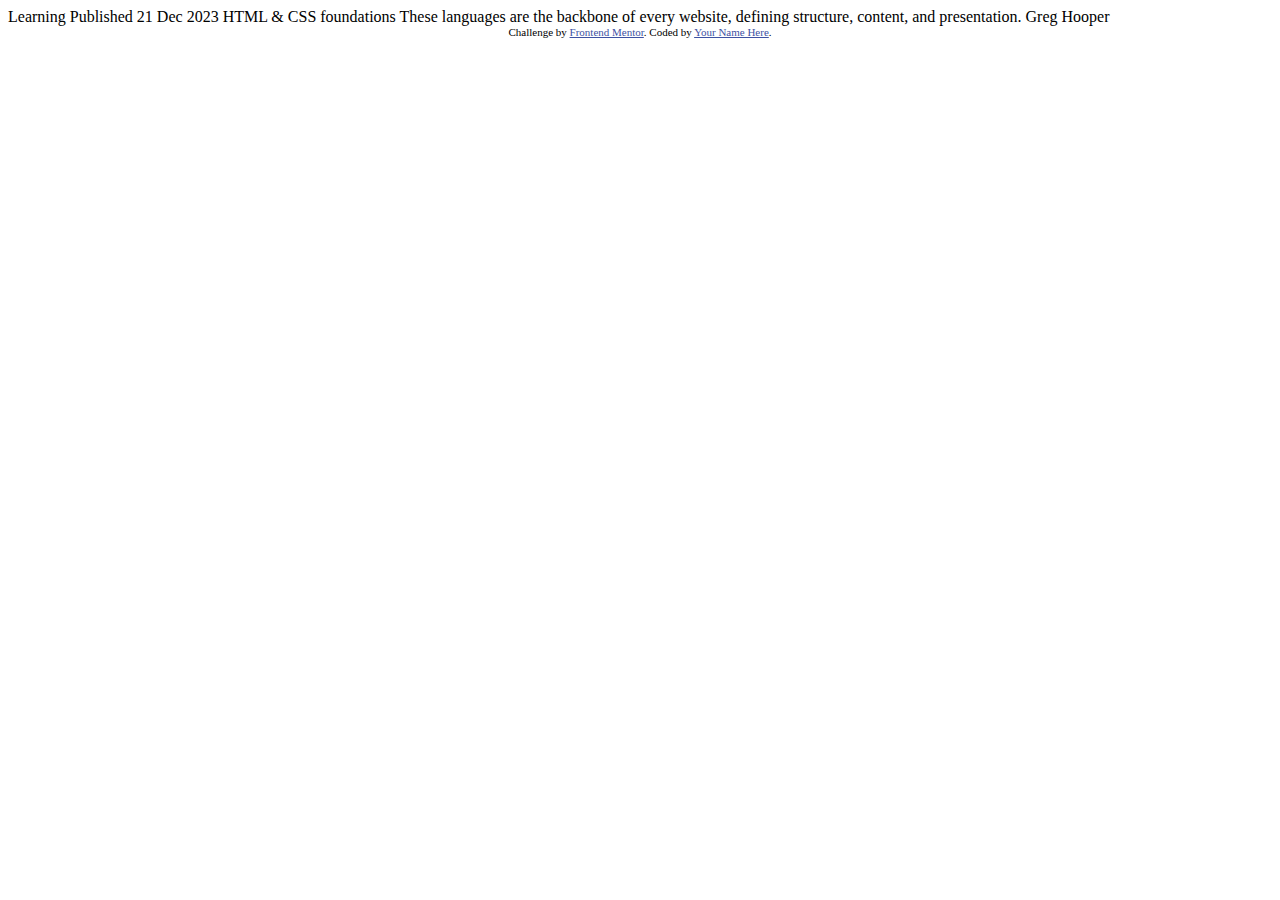
<file: blog-preview-card/index.html>
<!DOCTYPE html>
<html lang="en">
<head>
  <meta charset="UTF-8">
  <meta name="viewport" content="width=device-width, initial-scale=1.0"> <!-- displays site properly based on user's device -->

  <link rel="icon" type="image/png" sizes="32x32" href="./assets/images/favicon-32x32.png">
  
  <title>Frontend Mentor | Blog preview card</title>

  <!-- Feel free to remove these styles or customise in your own stylesheet 👍 -->
  <style>
    .attribution { font-size: 11px; text-align: center; }
    .attribution a { color: hsl(228, 45%, 44%); }
  </style>
</head>
<body>

  Learning

  Published 21 Dec 2023

  HTML & CSS foundations

  These languages are the backbone of every website, defining structure, content, and presentation.

  Greg Hooper
  
  <div class="attribution">
    Challenge by <a href="https://www.frontendmentor.io?ref=challenge" target="_blank">Frontend Mentor</a>. 
    Coded by <a href="#">Your Name Here</a>.
  </div>
</body>
</html>
</file>
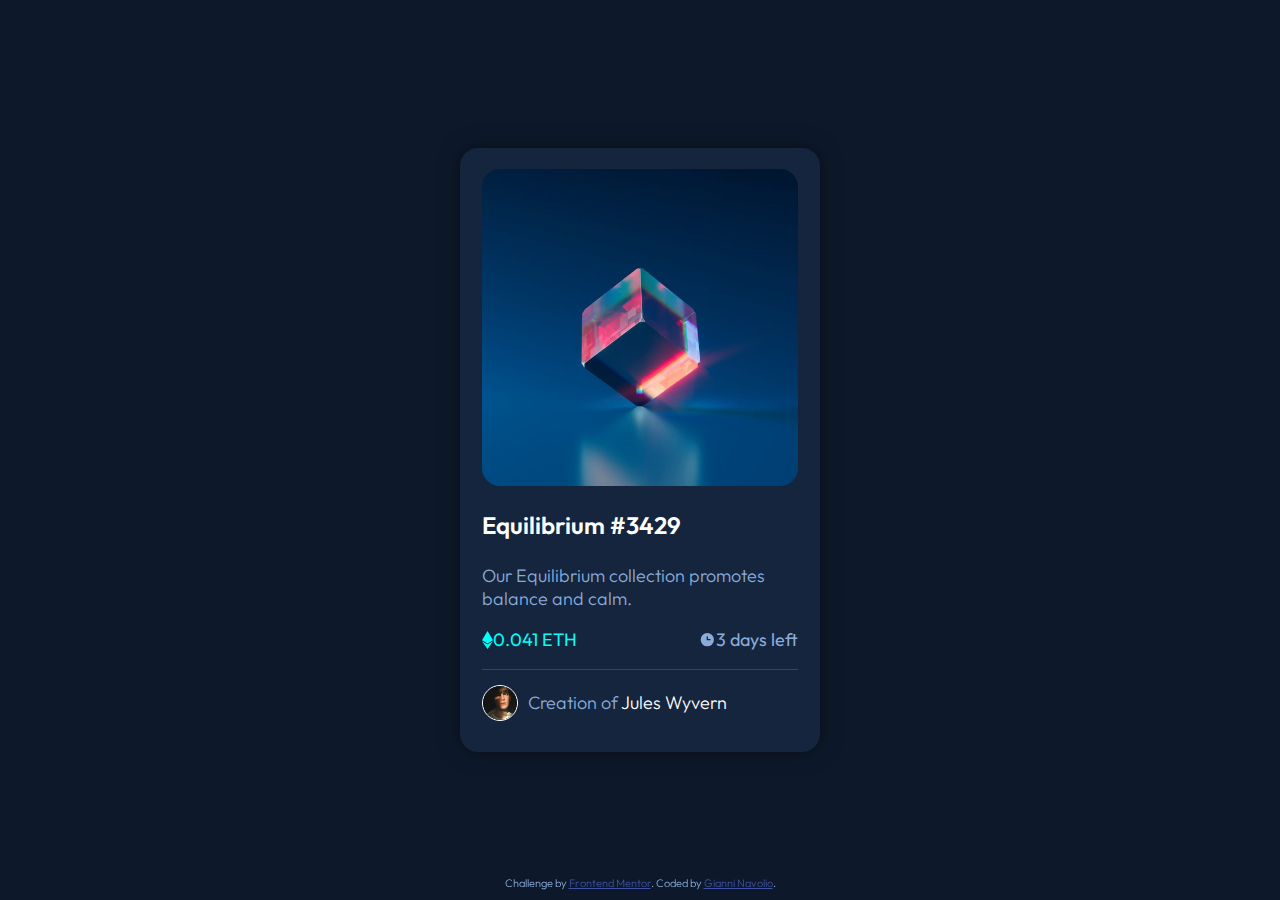
<file: NFT-preview-card-component/index.html>
<!DOCTYPE html>
<html lang="en">
<head>
  <meta charset="UTF-8">
  <meta name="viewport" content="width=device-width, initial-scale=1.0"> <!-- displays site properly based on user's device -->

  <link rel="icon" type="image/png" sizes="32x32" href="./images/favicon-32x32.png">
  
  <title>Frontend Mentor | NFT preview card component</title>

  <link rel="preconnect" href="https://fonts.googleapis.com">
  <link rel="preconnect" href="https://fonts.gstatic.com" crossorigin>
  <link href="https://fonts.googleapis.com/css2?family=Outfit:wght@100..900&display=swap" rel="stylesheet">

  <link rel="stylesheet" href="style.css">

</head>
<body>

  <div class="card ">
    <figure class="image">
      <img src="./images/image-equilibrium.jpg" alt="Imagine of a cube floating">
      <div id="eye">
        <img src="images/icon-view.svg" alt="A eye interaction">
      </div>
    </figure>


    <div class="content">
      <p id="title">Equilibrium #3429</p>
      <p>Our Equilibrium collection promotes balance and calm.</p>

      <div class="info">
        <p class="float-left orizzontal-flex" id="ethereum"><img src="images/icon-ethereum.svg" alt="A ethereum icon">0.041 ETH</p>
        <p class="float-right orizzontal-flex" id="clock"><img src="images/icon-clock.svg" alt="A clock icon">3 days left</p>
      </div>

      <br>
      <hr>

      <div class="creator orizzontal-flex"><img src="images/image-avatar.png" alt="A photo profile of creator"><p>Creation of <span id="name">Jules Wyvern</span></p></div>
    </div>

  </div>

  <div class="attribution">
    Challenge by <a href="https://www.frontendmentor.io?ref=challenge" target="_blank">Frontend Mentor</a>. 
    Coded by <a href="https://github.com/gnavolio" target="_blank">Gianni Navolio</a>.
  </div>

</body>
</html>
</file>
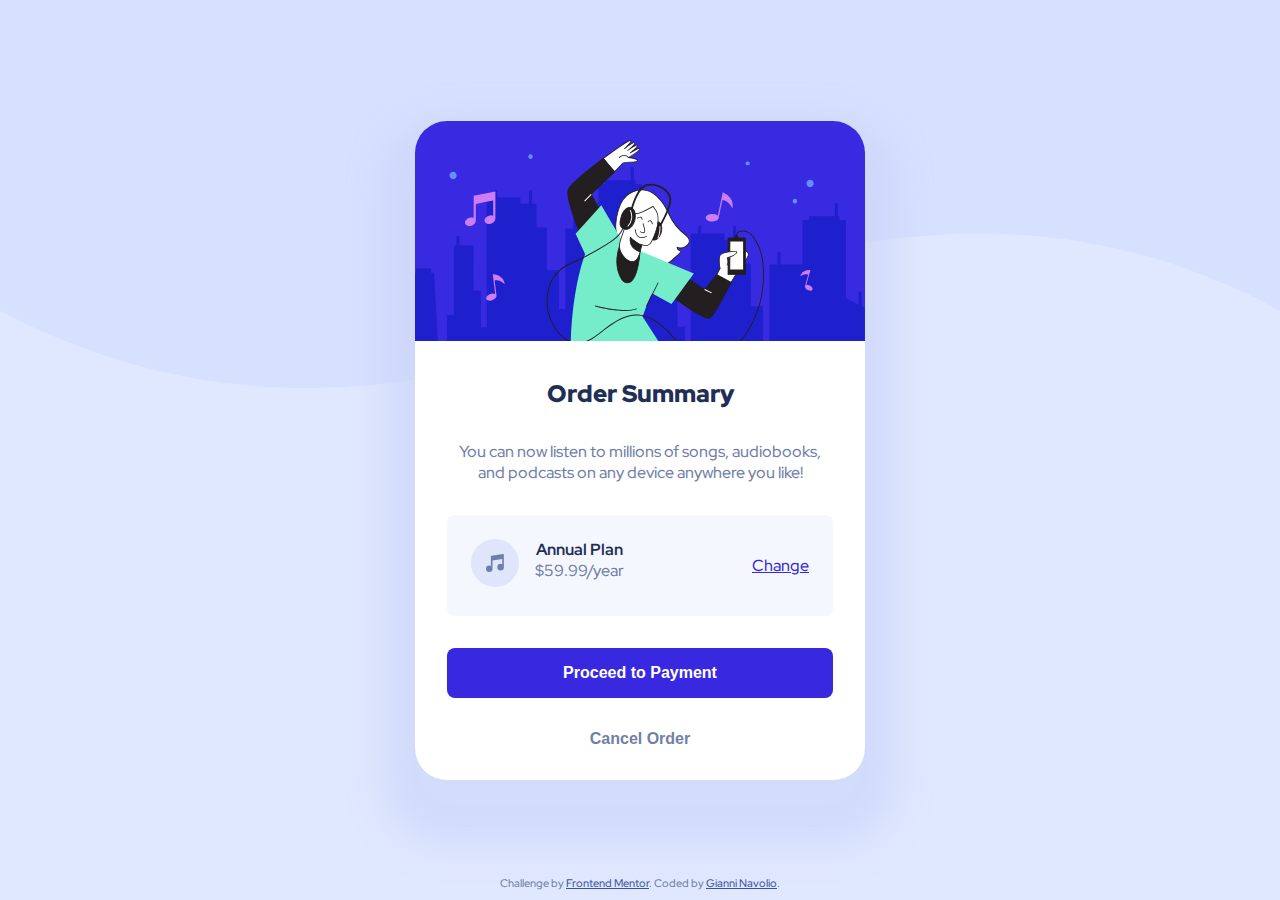
<file: order-summary-component/index.html>
<!DOCTYPE html>
<html lang="en">
<head>
  <meta charset="UTF-8">
  <meta name="viewport" content="width=device-width, initial-scale=1.0"> <!-- displays site properly based on user's device -->

  <link rel="icon" type="image/png" sizes="32x32" href="./images/favicon-32x32.png">
  
  <title>Frontend Mentor | Order summary card</title>

  <link rel="preconnect" href="https://fonts.googleapis.com">
  <link rel="preconnect" href="https://fonts.gstatic.com" crossorigin>
  <link href="https://fonts.googleapis.com/css2?family=Red+Hat+Display:ital,wght@0,300..900;1,300..900&display=swap" rel="stylesheet">

  <link rel="stylesheet" href="style.css">
</head>
<body>

  <div class="card">
    <figure>
      <img src="images/illustration-hero.svg" alt="A people dancing" id="photo">
    </figure>
    
    <div class="card-content">

      <p class="fw-large text-dark">Order Summary</p>
      <p>You can now listen to millions of songs, audiobooks, and podcasts on any device anywhere you like!</p>

      <div class="plan">
        <div class="cost">

          <figure>
            <img src="images/icon-music.svg" alt="A music icon">
          </figure>

          <div class="price">
            <p class="fw-medium text-dark">Annual Plan</p>
            <p>$59.99/year</p> 
          </div>

        </div>
        
        <a href="#">Change</a>

      </div>

      <button class="fw-medium" id="applay">Proceed to Payment</button>

      <button class="fw-medium" id="cancel">Cancel Order</button>

    </div>
  </div>
  
  <div class="attribution">
    Challenge by <a href="https://www.frontendmentor.io?ref=challenge" target="_blank">Frontend Mentor</a>. 
    Coded by <a href="#">Gianni Navolio</a>.
  </div>
</body>
</html>
</file>
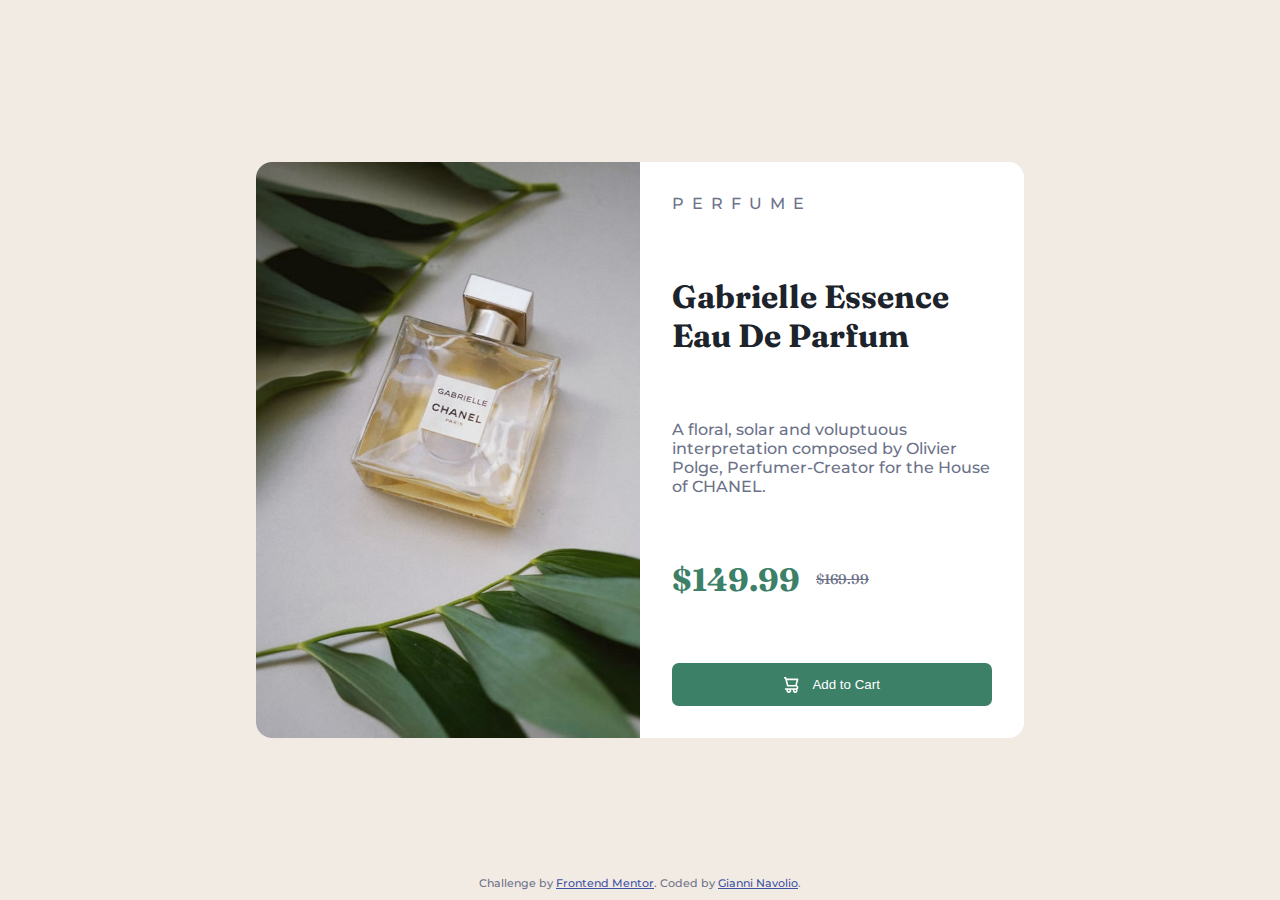
<file: product-preview-card-component/index.html>
<!DOCTYPE html>
<html lang="en">
<head>
  <meta charset="UTF-8">
  <meta name="viewport" content="width=device-width, initial-scale=1.0">

  <link rel="icon" type="image/png" sizes="32x32" href="./images/favicon-32x32.png">
  
  <title>Frontend Mentor | Product preview card component</title>

  <link rel="stylesheet" href="style.css">
</head>
<body>

  <div class="wrapper">

    <div class="image">
      <picture>
        <source srcset="images/image-product-mobile.jpg" media="(max-width: 770px)">
        <img src="images/image-product-desktop.jpg" alt="A photo of Product">
      </picture>
    </div>


    <div class="content">
      <p class="category">Perfume</p>
      <p class="name">Gabrielle Essence Eau De Parfum</p>
      <p class="description">A floral, solar and voluptuous interpretation composed by Olivier Polge, Perfumer-Creator for the House of CHANEL.</p>
      <p class="price">$149.99 <span class="discount">$169.99</span></p>
      <button>
        <img src="images/icon-cart.svg" alt="A image of cart">
        <p>Add to Cart</p>
      </button>
    </div>

  </div>
  
  <div class="attribution">
    Challenge by <a href="https://www.frontendmentor.io?ref=challenge" target="_blank">Frontend Mentor</a>. 
    Coded by <a href="https://github.com/gnavolio">Gianni Navolio</a>.
  </div>
</body>
</html>
</file>
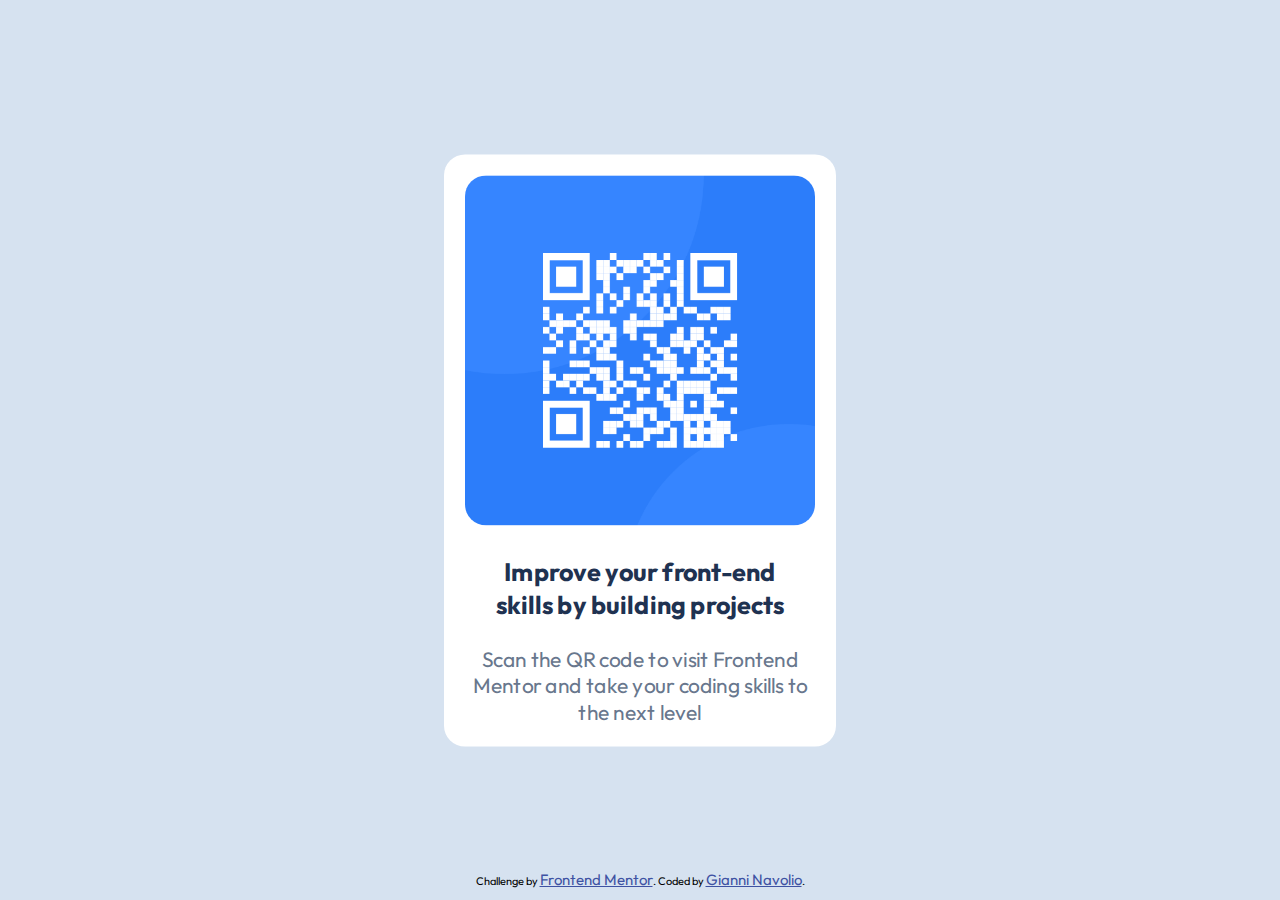
<file: qr-code-component/index.html>
<!DOCTYPE html>
<html lang="en">
<head>
  <meta charset="UTF-8">
  <meta name="viewport" content="width=device-width, initial-scale=1.0"> <!-- displays site properly based on user's device -->

  <link rel="icon" type="image/png" sizes="32x32" href="./images/favicon-32x32.png">

  <!-- Google Fonts -->
  <link rel="preconnect" href="https://fonts.googleapis.com">
  <link rel="preconnect" href="https://fonts.gstatic.com" crossorigin>
  <link href="https://fonts.googleapis.com/css2?family=Outfit:wght@100..900&display=swap" rel="stylesheet">

  <link rel="stylesheet" href="style.css">
  
  <title>Frontend Mentor | QR code component</title>

</head>
<body>

  <div id="card">

    <figure>
      <img src="images/image-qr-code.png" alt="QR code">
    </figure>

    <p id="title">Improve your front-end skills by building projects</p>
    
    <p id="description">Scan the QR code to visit Frontend Mentor and take your coding skills to the next level</p>

  </div>

  
  <div class="attribution">
    Challenge by <a href="https://www.frontendmentor.io?ref=challenge" target="_blank">Frontend Mentor</a>. 
    Coded by <a href="#">Gianni Navolio</a>.
  </div>

</body>
</html>
</file>
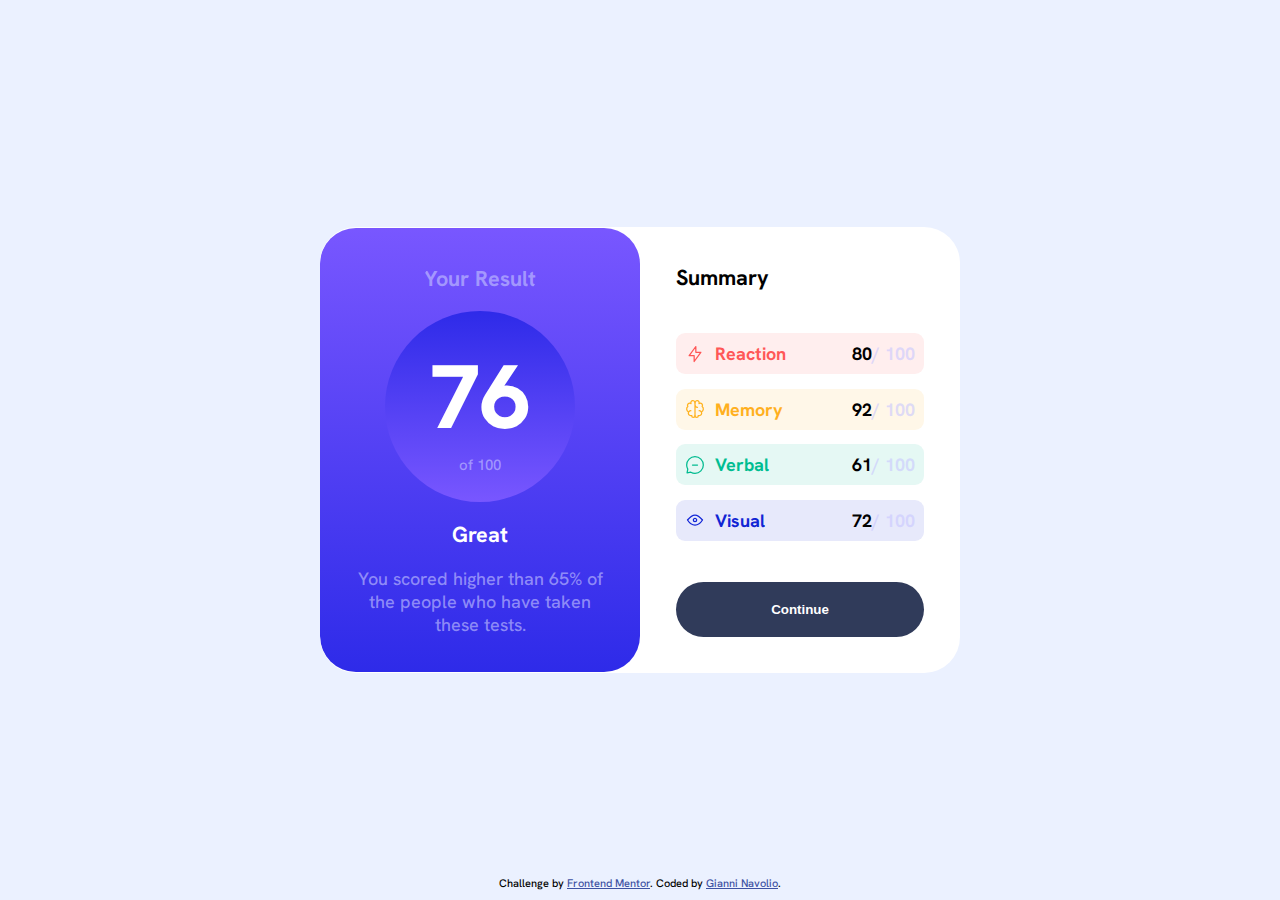
<file: results-summary-component/index.html>
<!DOCTYPE html>
<html lang="en">
<head>
  <meta charset="UTF-8">
  <meta name="viewport" content="width=device-width, initial-scale=1.0">

  <link rel="icon" type="image/png" sizes="32x32" href="./assets/images/favicon-32x32.png">
  
  <title>Frontend Mentor | Results summary component</title>

  <link rel="preconnect" href="https://fonts.googleapis.com">
  <link rel="preconnect" href="https://fonts.gstatic.com" crossorigin>
  <link href="https://fonts.googleapis.com/css2?family=Hanken+Grotesk:ital,wght@0,100..900;1,100..900&display=swap" rel="stylesheet">

  <link rel="stylesheet" href="style.css">

</head>
<body>

  <div class="wrapper">
    <div class="first-container">
      <p class="title">Your Result</p>
      
      <div class="point-container">
        <p class="point">76</p>
        <p class="point-scale">of 100</p>
      </div>

      <p class="point-title">Great</p>
      <p class="point-description">You scored higher than 65% of the people who have taken these tests.</p>
    </div>

    <div class="second-container">
      <p class="title">Summary</p>
    
      <div class="metric-container">
        <div class="metric" id="bg-red">
          <p id="red"><img src="assets/images/icon-reaction.svg" alt="">Reaction</p>
          <p>80 <span>/ 100</span></p>
        </div>
        
        <div class="metric" id="bg-yellow">
          <p id="yellow"><img src="assets/images/icon-memory.svg" alt="">Memory</p>
          <p>92 <span>/ 100</span></p>
        </div>

        <div class="metric" id="bg-green">
          <p id="green"><img src="assets/images/icon-verbal.svg" alt="">Verbal</p>
          <p>61 <span>/ 100</span></p>
        </div>

        <div class="metric" id="bg-blue">
          <p id="blue"><img src="assets/images/icon-visual.svg" alt="">Visual</p>
          <p>72 <span>/ 100</span></p>
        </div>
      </div>
    
      <button>Continue</button>
    </div>
  </div>

  <div class="attribution">
    Challenge by <a href="https://www.frontendmentor.io?ref=challenge" target="_blank">Frontend Mentor</a>. 
    Coded by <a href="https://github.com/gnavolio" target="_blank">Gianni Navolio</a>.
  </div>
</body>
</html>
</file>
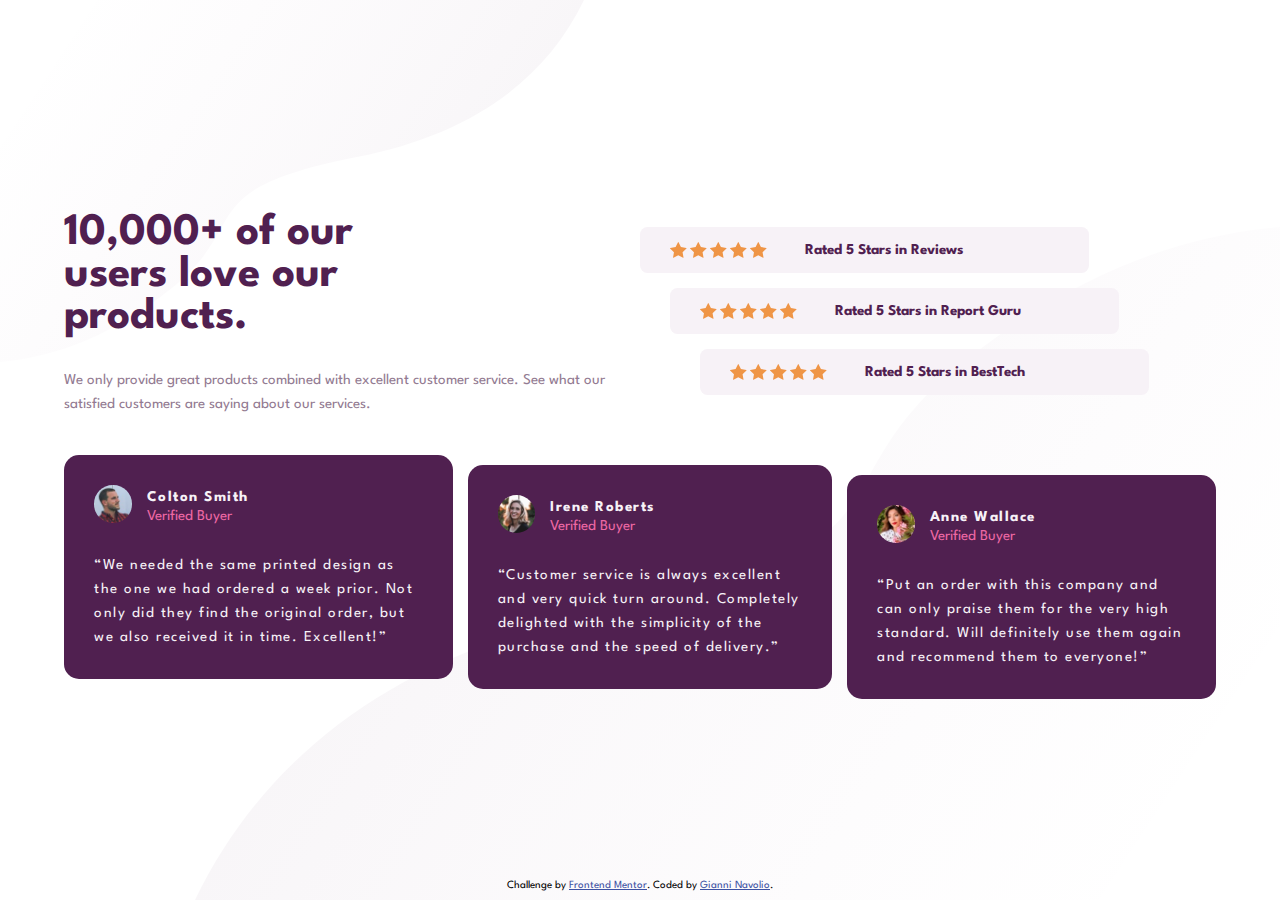
<file: social-proof-section-master/index.html>
<!DOCTYPE html>
<html lang="en">
  <head>
    <meta charset="UTF-8" />
    <meta name="viewport" content="width=device-width, initial-scale=1.0" />

    <link
      rel="icon"
      type="image/png"
      sizes="32x32"
      href="./images/favicon-32x32.png"
    />

    <title>Frontend Mentor | Social proof section</title>

    <link rel="stylesheet" href="style.css">

  </head>
  <body>

    <picture>
      <source src="images/bg-pattern-top-mobile.svg" media="(max-width: 770px)">
      <img src="images/bg-pattern-top-desktop.svg" alt="Background decoration top-left" id="bg-pattern-top">
    </picture>
    <picture>
      <source src="images/bg-pattern-bottom-mobile.svg" media="(max-width: 770px)">
      <img src="images/bg-pattern-bottom-desktop.svg" alt="Background decoration bottom-right" id="bg-pattern-bottom">
    </picture>

    <main>
      <div class="description">
        <h1>10,000+ of our users love our products.</h1>
        <p>We only provide great products combined with excellent customer service.
    See what our satisfied customers are saying about our services.</p>
      </div>
      <div class="rates">
        <div>
          <div>
            <img src="images/icon-star.svg" alt=""><img src="images/icon-star.svg" alt=""><img src="images/icon-star.svg" alt=""><img src="images/icon-star.svg" alt=""><img src="images/icon-star.svg" alt="">
          </div>
          <p>Rated 5 Stars in Reviews</p>
        </div>
        <div>
          <div>
            <img src="images/icon-star.svg" alt=""><img src="images/icon-star.svg" alt=""><img src="images/icon-star.svg" alt=""><img src="images/icon-star.svg" alt=""><img src="images/icon-star.svg" alt="">
          </div>
          <p>Rated 5 Stars in Report Guru</p>
        </div>
        <div>
          <div>
            <img src="images/icon-star.svg" alt=""><img src="images/icon-star.svg" alt=""><img src="images/icon-star.svg" alt=""><img src="images/icon-star.svg" alt=""><img src="images/icon-star.svg" alt="">
          </div>
          <p>Rated 5 Stars in BestTech</p>
        </div>
      </div>

      <div class="opinions">
        <div class="buyer">
          <div class="profile">
            <img src="images/image-colton.jpg" alt="Photo of Colton Smith">
            <div>
              <p class="name">Colton Smith</p>
              <p class="status">Verified Buyer</p>
            </div>
          </div>
          <p class="review">
            “We needed the same printed design as the one we had ordered a week prior.
            Not only did they find the original order, but we also received it in time.
            Excellent!”
          </p>
        </div>

        <div class="buyer">
          <div class="profile">
            <img src="images/image-irene.jpg" alt="Photo of Irene Roberts">
            <div>
              <p class="name">Irene Roberts</p>
              <p class="status">Verified Buyer</p>
            </div>
          </div>
          <p class="review">
            “Customer service is always excellent and very quick turn around. Completely
            delighted with the simplicity of the purchase and the speed of delivery.”
          </p>
        </div>

        <div class="buyer">
          <div class="profile">
            <img src="images/image-anne.jpg" alt="Photo of Anne Wallace">
            <div>
              <p class="name">Anne Wallace</p>
              <p class="status">Verified Buyer</p>
            </div>
          </div>
          <p class="review">
            “Put an order with this company and can only praise them for the very high
            standard. Will definitely use them again and recommend them to everyone!”
          </p>
        </div>
      </div>

    </main>
    
    <div class="attribution">
      Challenge by
      <a href="https://www.frontendmentor.io?ref=challenge" target="_blank"
        >Frontend Mentor</a
      >. Coded by <a href="https://github.com/gnavolio">Gianni Navolio</a>.
    </div>
  </body>
</html>
</file>
<file: NFT-preview-card-component/style.css>
:root{
    --blue: hsl(215, 51%, 70%);
    --cyan: hsl(178, 100%, 50%);

    --bg-color: hsl(217, 54%, 11%);
    --bg-card: hsl(216, 50%, 16%);
    --white: hsl(0, 0%, 100%);

    --font-bold: 400;
    --font-bold-xl: 600;

    
    font-size: 18px;
    font-family: "Outfit", sans-serif;
    font-weight: 300;
}


* {
    box-sizing: border-box;
    margin: 0;
    padding: 0;
}

body{
    display: flex;
    flex-direction: column;
    justify-content: center;
    align-items: center;
    min-height: 100vh;
    width: 100%;

    background-color: var(--bg-color);
    color: var(--blue);
}

#title{
    color: var(--white);
    font-weight: var(--font-bold-xl);
    font-size: x-large;
    margin-top: 1em;
    margin-bottom: 1em;
}

#title:hover{
    cursor: pointer;
    color: var(--cyan);
}

#ethereum{
    color: var(--cyan);
    font-weight: var(--font-bold);
}

#clock{
    font-weight: var(--font-bold);
}

.card{
    
    background-color: var(--bg-card);

    width: 360px;

    border-radius: 1em;
    padding: 1.2em;

    box-shadow: 0px 0px 20px rgb(0, 0, 0, 0.5);
}

.image { 
    position: relative; 
    overflow: hidden; 
    border-radius: 1em; 
    display:block; 
}

.image > img {
    width:100%; 
    display:block; 
}

#eye { 
    position:absolute; 
    inset:0; 
    display:flex; justify-content:center; 
    align-items:center; 
    background:hsla(178,100%,50%,0.45); 
    opacity:0; 
    transition:opacity .5s ease; 
}

.image:hover #eye { 
    opacity:1; 
}

#eye img { 
    width:48px; 
    height:48px; 
}

.info{
    margin-top: 1em;
    margin-bottom: 1em;
    margin-left: 0em;
    margin-right: 0em;
}

.orizzontal-flex{
    display: inline-flex;
    align-items: center;
}

hr{
    margin-top: 1em;
    margin-bottom: 0.25em;

    border: 1px solid hsl(215, 51%, 70%, 0.25);
    border-left: 0;
    border-right: 0;
    border-bottom: 0;
}

.creator>img{
    border: 1px solid var(--white);
    border-radius: 50%;
    width: 2em;
    margin: 10px 10px 10px 0px;
}

.float-left{
    float: left;
}

.float-right{
    float: right;
}

.attribution { 
    position: fixed;
    bottom: 10px;
    font-size: 11px;
    text-align: center;
}

.attribution a {
    color: hsl(228, 45%, 44%);
}

#name{
    color: var(--white);
}

#name:hover{
    cursor: pointer;
    color: var(--cyan);
}

@media (max-width: 460px){
    .card{
        width: 80%;
    }
}
</file>
<file: order-summary-component/style.css>
:root {
    --bg-page: hsl(225, 100%, 94%);
    --bg-button: hsl(245, 75%, 52%);
    --bg-card: hsl(0, 0%, 100%);
    --bg-plan: hsl(225, 100%, 98%);

    --text-color: hsl(224, 23%, 55%);
    --title-color: hsl(223, 47%, 23%);

    --f-size: 16px;
    --fw-small: 500;
    --fw-medium: 700;
    --fw-large: 900;

}

* {
    margin: 0;
    padding: 0;
    box-sizing: border-box;
}

body {
    font-family: "Red Hat Display", sans-serif;
    font-size: var(--f-size);
    font-weight: var(--fw-small);
    color: var(--text-color);

    display: flex;
    flex-direction: column;
    justify-content: center;
    align-items: center;
    min-height: 100lvh;

    background-color: var(--bg-page);
    background-image: url(images/pattern-background-desktop.svg);
    background-repeat: no-repeat;
    background-size: contain;
}

.fw-medium {
    font-weight: var(--fw-medium);
}

.fw-large {
    font-weight: var(--fw-large);
    font-size: x-large;
}

.text-dark {
    color: var(--title-color);
}

.card {
    display: flex;
    flex-direction: column;
    align-items: center;

    background-color: var(--bg-card);

    border-radius: 2em;
    overflow: hidden;
    width:min-content;
    gap: 2em;

    box-shadow: 0 2em 2em 2em rgb(198, 208, 247, 0.5);
}


.card-content {
    display: flex;
    flex-direction: column;
    align-items: center;

    text-align: center;

    padding: 0 2em 2em 2em;
    gap: 2em;
}

.plan {
    display: flex;
    align-items: center;
    justify-content: space-between;
    width: 100%;

    padding: 1.5em;

    background-color: var(--bg-plan);

    border-radius: 0.5em;
}

.cost {
    display:inline-flex;
    column-gap: 1em;
}

.plan>a {
    color: var(--bg-button);
}

.plan>a:hover {
    text-decoration: none;
}

button {
    border: none;
    background: none;
    font-size: var(--f-size);

    cursor: pointer;
}

#applay {
    background-color: var(--bg-button);
    color: var(--bg-card);

    padding: 1em;
    width: 100%;

    border-radius: 0.5em;
}

#cancel {
    color: var(--text-color);
}

#applay:hover {
    opacity: 0.5;
}

#cancel:hover {
    color: var(--title-color);
}

.attribution { 
    position: absolute;
    bottom: 10px;
    font-size: 11px; 
    text-align: center; 
}
    
.attribution a { 
    color: hsl(228, 45%, 44%); 
}

@media (max-width: 500px){
    body {
        background-image: url(images/pattern-background-mobile.svg);
        background-repeat: no-repeat;
        background-size: contain;
    }

    .card {
        width: 90%;
    }
}
</file>
<file: product-preview-card-component/style.css>
@import url('https://fonts.googleapis.com/css2?family=Fraunces:ital,opsz,wght@0,9..144,100..900;1,9..144,100..900&family=Montserrat:ital,wght@0,100..900;1,100..900&display=swap');

:root {
    /* font */
    --fs: 14px;
    --fw-s: 500;
    --fw-l: 700;

    /* colors */
    --c-light-green: hsl(158, 36%, 37%);
    --c-dark-green: hsl(158, 42%, 18%);

    --c-title: hsl(212, 21%, 14%);
    --c-text: hsl(228, 12%, 48%);
    --bg-page: hsl(30, 38%, 92%);
    --bg-content: hsl(0, 0%, 100%);
}

* {
    margin: 0;
    padding: 0;
    box-sizing: border-box;
}

body {
    width: 100%;
    height: 100vh;

    background: var(--bg-page);

    font-family: "Montserrat", sans-serif;
    font-weight: var(--fw-s);
    color: var(--c-text);

    display: flex;
    flex-direction: column;
    justify-content: center;
    align-items: center;
}

.wrapper {
  display: flex;
  justify-content: center;
  align-items: stretch; 
  flex-wrap: nowrap;
  border-radius: 1em;
  overflow: hidden;
  width: 60%;
  height: fit-content;
  background: var(--bg-content);
}

.image,
.content {
  flex: 1 1 50%;
}

.image img {
  width: 100%;
  height: 100%;
  object-fit: cover;
  display: block;
}

.content {
    background: var(--bg-content);

    display: flex;
    flex-direction: column;
    justify-content: space-between;

    padding: 2em;

    gap: 1.5em;
}

.category {
    letter-spacing: 0.5em;
    text-transform: uppercase;
}

.name {
    font-family: "Fraunces", serif;
    font-weight: var(--fw-l);
    font-size: xx-large;
    color: var(--c-title);
}

.price {
    font-weight: var(--fw-l);
    font-size: xx-large;
    font-family: "Fraunces", serif;
    color: var(--c-light-green);

    display: flex;
    align-items: center;
    gap: 0.5em;
}

.price .discount {
    font-weight: var(--fw-s);
    color: var(--c-text);
    font-size: var(--fs);
    text-decoration: line-through;
}

button {
    color: var(--bg-content);
    background: var(--c-light-green);
    border: none;

    display: flex;
    justify-content: center;
    gap: 1em;

    width: 100%;
    padding: 1em;

    border-radius: 0.5em;
    cursor: pointer;
}

button:hover {
    background: var(--c-dark-green);
}

.attribution { 
    position: absolute;
    bottom: 10px;
    justify-content: center;
    font-size: 11px; 
    text-align: center; 
}
    
.attribution a { 
    color: hsl(228, 45%, 44%); 
}

@media (max-width: 770px) {

    body {
        font-size: 0.8em;
        margin-top: 2em;
        height: max-content;
        gap: 2em;
    }

    .wrapper {
        flex-direction: column;
        width: 90%;
    }

    .image,
    .content {
        flex: 1 1 100%;
    }

    .image img {
        height: auto;
    }

    .attribution {
        position: static;
    }
}
</file>
<file: qr-code-component/style.css>
:root {
    --color-card: hsl(0, 0%, 100%);
    --bg-color: hsl(212, 45%, 89%);
    --color-par: hsl(216, 15%, 48%);
    --color-title: hsl(218, 44%, 22%);
    --font-bold: 700;
}

* {
    box-sizing: border-box;
    margin: 0;
    padding: 0;
    font-weight: 400;
    font-size: 15px;
    font-family: "Outfit", sans-serif;
    font-optical-sizing: auto;
}

body {
    background-color: var(--bg-color);
    display: flex;
    flex-direction: column;
    align-items: center;
    justify-content: center;
    text-align: center;
    min-height: 100vh;
}

#card{
    background-color: var(--color-card);
    border-radius: 1em;
    padding: 1em;
    width: 280px;
    scale: 1.4;
}

#card>figure>img {
    border-radius: 1em;
    width: 100%;
}

#title {
    font-size: large;
    font-weight: 700;
    color: var(--color-title);
    padding: 1em;
}

#description{
    color: var(--color-par);
}

.attribution { 
    font-size: 11px; 
    text-align: center; 
    position: absolute;
    bottom: 1em;
}

.attribution a { 
    color: hsl(228, 45%, 44%); 
}
</file>
<file: results-summary-component/style.css>
:root {
    --red: hsl(0, 100%, 67%);
    --yellow: hsl(39, 100%, 56%);
    --green: hsl(166, 100%, 37%);
    --blue: hsl(234, 85%, 45%);

    --light-gradient: hsl(252, 100%, 67%);
    --dark-gradient: hsl(241, 81%, 54%);

    --full-violet: hsla(256, 72%, 46%, 1);
    --ful-persian: hsla(241, 72%, 46%, 0);

    --white: hsl(0, 0%, 100%);
    --bg-page: hsl(221, 100%, 96%);

    --tx-light: hsla(241, 100%, 89%, 0.6);
    --tx-dark: hsl(224, 30%, 27%);

    --button-color: hsl(224, 30%, 27%);

    --tx-size: 18px;

    --tx-small: 500;
    --tx-medium: 700;
    --tx-large: 800;
}

* {
    margin: 0;
    padding: 0;
    box-sizing: border-box;
}

body {
    font-weight: var(--tx-small);
    font-size: var(--tx-size);
    font-family: "Hanken Grotesk", sans-serif;
    background-color: var(--bg-page);

    display: flex;
    align-items: center;
    justify-content: center;
    height: 100vh;

}

span {
    color: var(--tx-light);
}

.wrapper {
    background: var(--white);
    display: flex;
    justify-content: center;
    align-items: center;

    width: fit-content;

    border-radius: 2em;
    overflow: hidden;
}

.first-container {
    background: linear-gradient(var(--light-gradient), var(--dark-gradient));
    display: flex;
    flex-direction: column;
    align-items: center;
    justify-items: center;
    text-align: center;
    gap: 1em;
    padding: 2em;
    width: 320px;

    border-radius: 2em;
}

.first-container .title {
    color: var(--tx-light);
    border-radius: 2em;
    overflow: hidden;
}

.point-container {
    background: linear-gradient(var(--dark-gradient), var(--light-gradient));
    width: fit-content;
    border-radius: 50%;
    padding: 1.5em 2.5em;
}

.point {
    font-size: 5em;
    font-weight: var(--tx-large);
    color: var(--white);
}

.point-scale {
    font-size: smaller;
    color: var(--tx-light);
}

.point-title {
    font-size: larger;
    font-weight: var(--tx-medium);
    color: var(--white);
}

.point-description {
    color: var(--tx-light);
}

.title {
    font-weight: var(--tx-medium);
    font-size: larger;
}

.second-container {
    display: flex;
    flex-direction: column;
    justify-content: space-between;

    padding: 2em;

    width: 320px;
    height: 100%;
    gap: 1.5em
}

.metric-container {
    margin-top: 0.8em;
    margin-bottom: 0.8em;
    display: grid;
    gap: 0.8em;
}

.metric {
    padding: 0.5em;
    display: flex;
    justify-content: space-between;
    align-items: center;

    border-radius: 0.5em;
}

img {
    margin-right: 10px;
}

.metric p {
    font-weight: var(--tx-medium);
    display: flex;
    align-items: center;
}

#bg-red{
    background: hsla(0, 100%, 67%, 0.1);
}

#bg-yellow{
    background: hsla(39, 100%, 56%, 0.1);
}

#bg-green{
    background: hsla(166, 100%, 37%, 0.1);
}

#bg-blue{
    background: hsla(234, 85%, 45%, 0.1);
}

#red {
    color: var(--red);
}

#yellow {
    color: var(--yellow);
}

#green {
    color: var(--green);
}

#blue {
    color: var(--blue);
}

button {
    width: 100%;
    background: var(--button-color);
    border: none;
    font-weight: var(--tx-medium);
    color: var(--white);
    padding: 1.5em;
    border-radius: 999px;
    cursor: pointer;
}

button:hover {
    background: linear-gradient(var(--light-gradient), var(--dark-gradient));
}

.attribution { 
    position: absolute;
    bottom: 10px;
    font-size: 11px; 
    text-align: center; 
}

.attribution a { 
    color: hsl(228, 45%, 44%); 
}

@media (width < 500px) {
    .wrapper {
        flex-direction: column;
        border-radius: 0;
        width: 100%;
        height: 100%;
    }

    .first-container {
        border-radius: 0 0 2em 2em;
        width: 100%;
        padding: 3em;
        margin: 0;
    }

    .point-container {
        scale: 0.8;
    }

    .attribution { 
        position: fixed;
        bottom: 10px;
    }

    .second-container{
        width: 100%;
    }

    .metric-container {
        margin: 0;
    }

    .metric {
        padding-top: 1em;
        padding-bottom: 1em;
    }
}
</file>
<file: social-proof-section-master/style.css>
@import url('https://fonts.googleapis.com/css2?family=League+Spartan:wght@100..900&display=swap');

:root {
  /* Primary */
  --clr-primary-dark: hsl(300, 43%, 22%);
  --clr-primary-soft: hsl(333, 80%, 67%);

  /* Neutral */
  --clr-neutral-dark: hsl(303, 10%, 53%);
  --clr-neutral-light: hsl(300, 24%, 96%);
  --clr-white: hsl(0, 0%, 100%);

  /* Text */
  --fs: 15px;
  --fw-s: 400;
  --fw-m: 500;
  --fw-l: 700;
}

* {
    margin: 0; 
    padding: 0; 
    box-sizing: border-box;
}

html {
    font-family: "League Spartan", sans-serif;
    font-size: var(--fs);
    background: var(--clr-white);
}

body {
    position: relative;
    width: 100vw;
    height: 100vh;

    display: flex;
    flex-direction: column;
    justify-content: center;
    align-items: center;
}

main {
    display: grid;
    grid-template-columns: 1fr 1fr;
    grid-template-rows: 1fr 1fr;
    grid-template-areas: 
    "description rates"
    "opinions opinions";

    width: 90%;
    gap: 2em;
}

.description>h1 {
    color: var(--clr-primary-dark);
    font-size: 3em;
    width: 70%;
}

.description>p {
    margin-top: 2em;
    line-height: 1.6em;
}

.description>p {
    color: var(--clr-neutral-dark);
}

.rates {
    grid-area: rates;
}

.rates>div:nth-child(1) {
    transform: translateX(-30px);
}

.rates>div:nth-child(2) {
    transform: translateX(0px);
}

.rates>div:nth-child(3) {
    transform: translateX(30px);
}

.rates>div {
    background-color: var(--clr-neutral-light);
    border-radius: .5em;
    padding: 1em 2em;
    margin: 1em;
    width: 80%;

    display: flex;
    align-items: center;
    gap: .5em;
}

.rates>div>div {
    display: flex;
    gap: 0.2em;
}

.rates>div>p {
    margin-left: 2em;
    color: var(--clr-primary-dark);
    font-weight: var(--fw-l);
}

.opinions {
    grid-area: opinions;
    display: flex;
    gap: 1em;
}

.buyer:nth-child(1) {
  transform: translateY(-10px);
}

.buyer:nth-child(2) {
  transform: translateY(0);
}

.buyer:nth-child(3) {
  transform: translateY(10px);
}

.buyer {
    background-color: var(--clr-primary-dark);
    border-radius: 1em;
    padding: 2em;

    display: flex;
    flex-direction: column;
    justify-content: center;

    gap: 1em;
}

.profile {
    display: flex;
}

.profile>img {
    border-radius: 50%;
    width: 2.5em;
    margin-right: 1em;
    margin-bottom: 1em;
}

.profile .name {
    font-weight: var(--fw-l);
}

.profile .name,
.buyer>p {
    color: var(--clr-neutral-light);
    line-height: 1.6;
    letter-spacing: 0.1em;
}

.profile .status {
    color: var(--clr-primary-soft);
}

#bg-pattern-top,
#bg-pattern-bottom {
  position: absolute;
  z-index: -1;
}

#bg-pattern-top {
    top: 0;
    left: 0;
}

#bg-pattern-bottom {
    bottom: 0;
    right: 0;
}

.attribution {
    position: absolute;
    bottom: 10px;

    grid-area: footer;
    font-size: 11px;
    text-align: center;
}

.attribution a {
    color: hsl(228, 45%, 44%);
}

@media (max-width: 700px) {
    body {
        margin-top: 5em;
        padding: .5em;
        width: auto;
        height: auto;
    }

    main {
        display: block;
    }

    .description>h1 {
        width: 100%;
        text-align: center;
        line-height: 0.8;
    }

    .description>p {
        text-align: center;
        font-size: 1.2em;
    }

    .rates {
        display: flex;
        flex-direction: column;
        justify-content: center;
        align-items: center;

        margin-top: 2em;
    }

    .rates>div:nth-child(1) {
        transform: translateX(0px);
    }

    .rates>div:nth-child(2) {
        transform: translateX(0px);
    }

    .rates>div:nth-child(3) {
        transform: translateX(0px);
    }

    .rates>div {
        width: 95%;
        margin: .5em;
        flex-direction: column;
    }

    .rates>div>p {
        margin: 0;
    }

    .opinions {
        display: block;
        margin-top: 4em;
    }

    .profile>img {
        width: 3em;
    }

    .buyer {
        margin-bottom: 1em;
    }

    .attribution {
        position: static;
        margin-top: 1em;
    }
}
</file>
